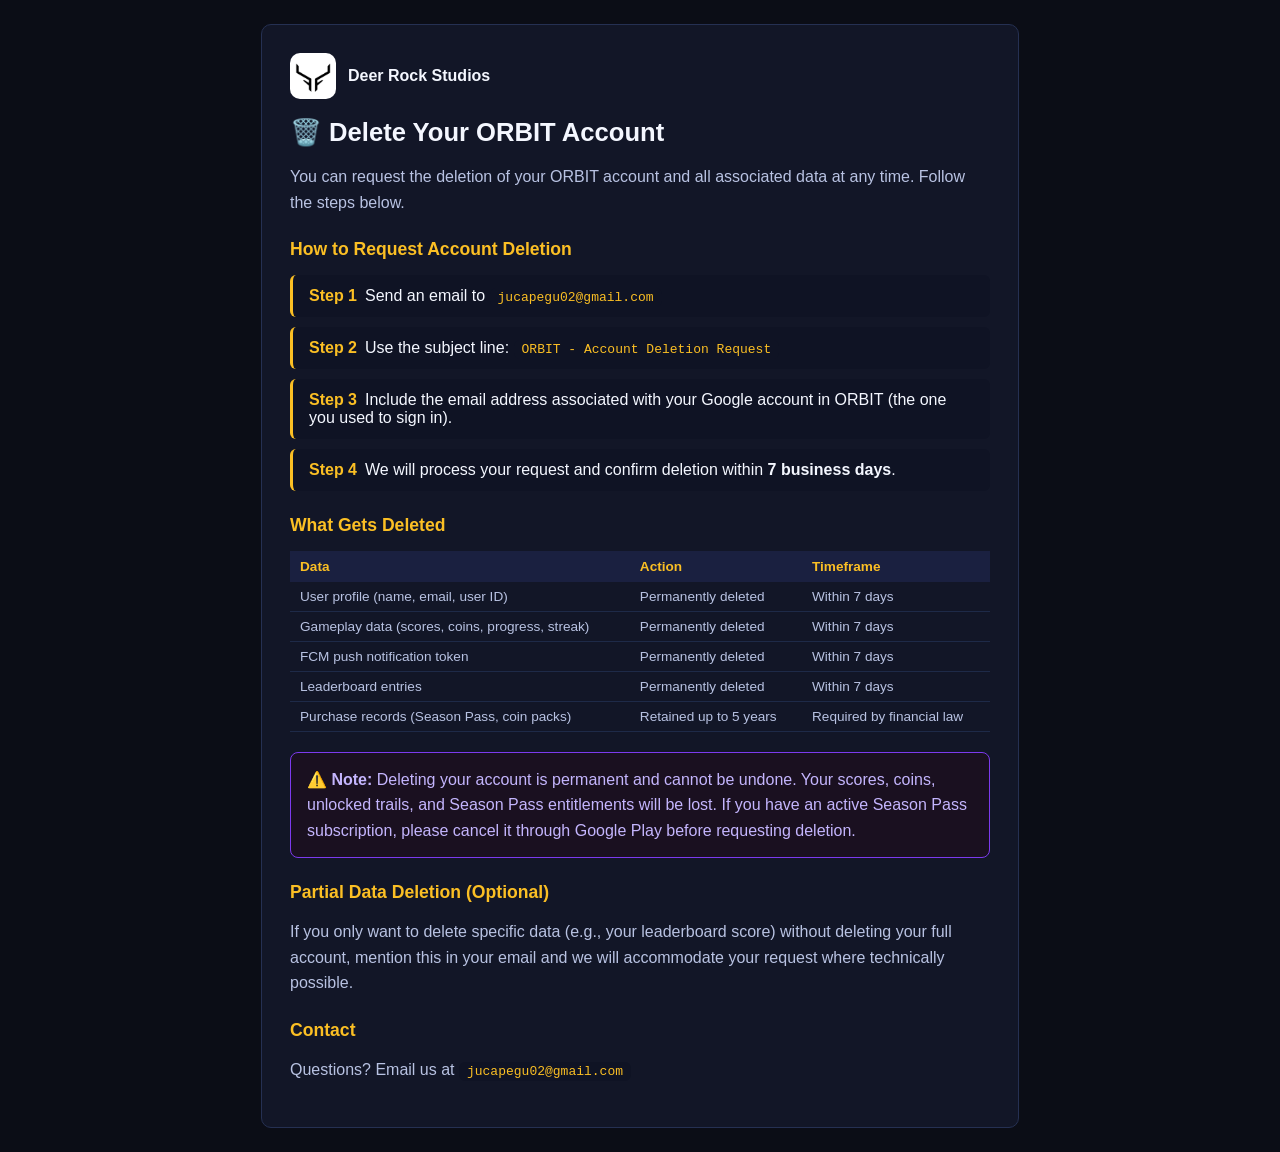
<file: delete-account.html>
<!doctype html>
<html lang="en">
<head>
  <meta charset="UTF-8">
  <meta name="viewport" content="width=device-width, initial-scale=1">
  <title>Delete Account - Deer Rock Studios (ORBIT)</title>
  <style>
    body { margin: 0; font-family: "Segoe UI", Arial, sans-serif; background: #0b0d16; color: #f4f7ff; padding: 24px; }
    main { max-width: 700px; margin: 0 auto; border: 1px solid #253052; background: #121627; border-radius: 10px; padding: 28px; }
    h1 { margin-top: 0; font-size: 1.6em; }
    h2 { color: #fbbf24; margin-top: 24px; font-size: 1.1em; }
    p, li { color: #b8c2e2; line-height: 1.6; }
    code { background: #0f1324; border-radius: 6px; padding: 2px 8px; color: #fbbf24; }
    .brand { display: flex; align-items: center; gap: 12px; margin-bottom: 18px; }
    .brand img { width: 46px; height: 46px; border-radius: 10px; }
    .step { background: #0f1324; border-left: 3px solid #fbbf24; border-radius: 6px; padding: 12px 16px; margin: 10px 0; }
    .step span { color: #fbbf24; font-weight: bold; margin-right: 8px; }
    .warn { background: #1a1020; border: 1px solid #7c3aed; border-radius: 8px; padding: 14px 16px; margin-top: 20px; }
    .warn p { margin: 0; color: #c4b5fd; }
    table { width: 100%; border-collapse: collapse; margin-top: 8px; }
    th { background: #1a2040; color: #fbbf24; text-align: left; padding: 8px 10px; font-size: 0.85em; }
    td { padding: 7px 10px; border-bottom: 1px solid #1e2a48; color: #b8c2e2; font-size: 0.85em; }
  </style>
</head>
<body>
  <main>
    <div class="brand">
      <img src="./deer-rock-logo-512.png" alt="Deer Rock Studios logo">
      <strong>Deer Rock Studios</strong>
    </div>

    <h1>🗑️ Delete Your ORBIT Account</h1>
    <p>You can request the deletion of your ORBIT account and all associated data at any time. Follow the steps below.</p>

    <h2>How to Request Account Deletion</h2>

    <div class="step"><span>Step 1</span>Send an email to <code>jucapegu02@gmail.com</code></div>
    <div class="step"><span>Step 2</span>Use the subject line: <code>ORBIT - Account Deletion Request</code></div>
    <div class="step"><span>Step 3</span>Include the email address associated with your Google account in ORBIT (the one you used to sign in).</div>
    <div class="step"><span>Step 4</span>We will process your request and confirm deletion within <strong>7 business days</strong>.</div>

    <h2>What Gets Deleted</h2>
    <table>
      <tr><th>Data</th><th>Action</th><th>Timeframe</th></tr>
      <tr><td>User profile (name, email, user ID)</td><td>Permanently deleted</td><td>Within 7 days</td></tr>
      <tr><td>Gameplay data (scores, coins, progress, streak)</td><td>Permanently deleted</td><td>Within 7 days</td></tr>
      <tr><td>FCM push notification token</td><td>Permanently deleted</td><td>Within 7 days</td></tr>
      <tr><td>Leaderboard entries</td><td>Permanently deleted</td><td>Within 7 days</td></tr>
      <tr><td>Purchase records (Season Pass, coin packs)</td><td>Retained up to 5 years</td><td>Required by financial law</td></tr>
    </table>

    <div class="warn">
      <p>⚠️ <strong>Note:</strong> Deleting your account is permanent and cannot be undone. Your scores, coins, unlocked trails, and Season Pass entitlements will be lost. If you have an active Season Pass subscription, please cancel it through Google Play before requesting deletion.</p>
    </div>

    <h2>Partial Data Deletion (Optional)</h2>
    <p>If you only want to delete specific data (e.g., your leaderboard score) without deleting your full account, mention this in your email and we will accommodate your request where technically possible.</p>

    <h2>Contact</h2>
    <p>Questions? Email us at <code>jucapegu02@gmail.com</code></p>
  </main>
</body>
</html>
</file>
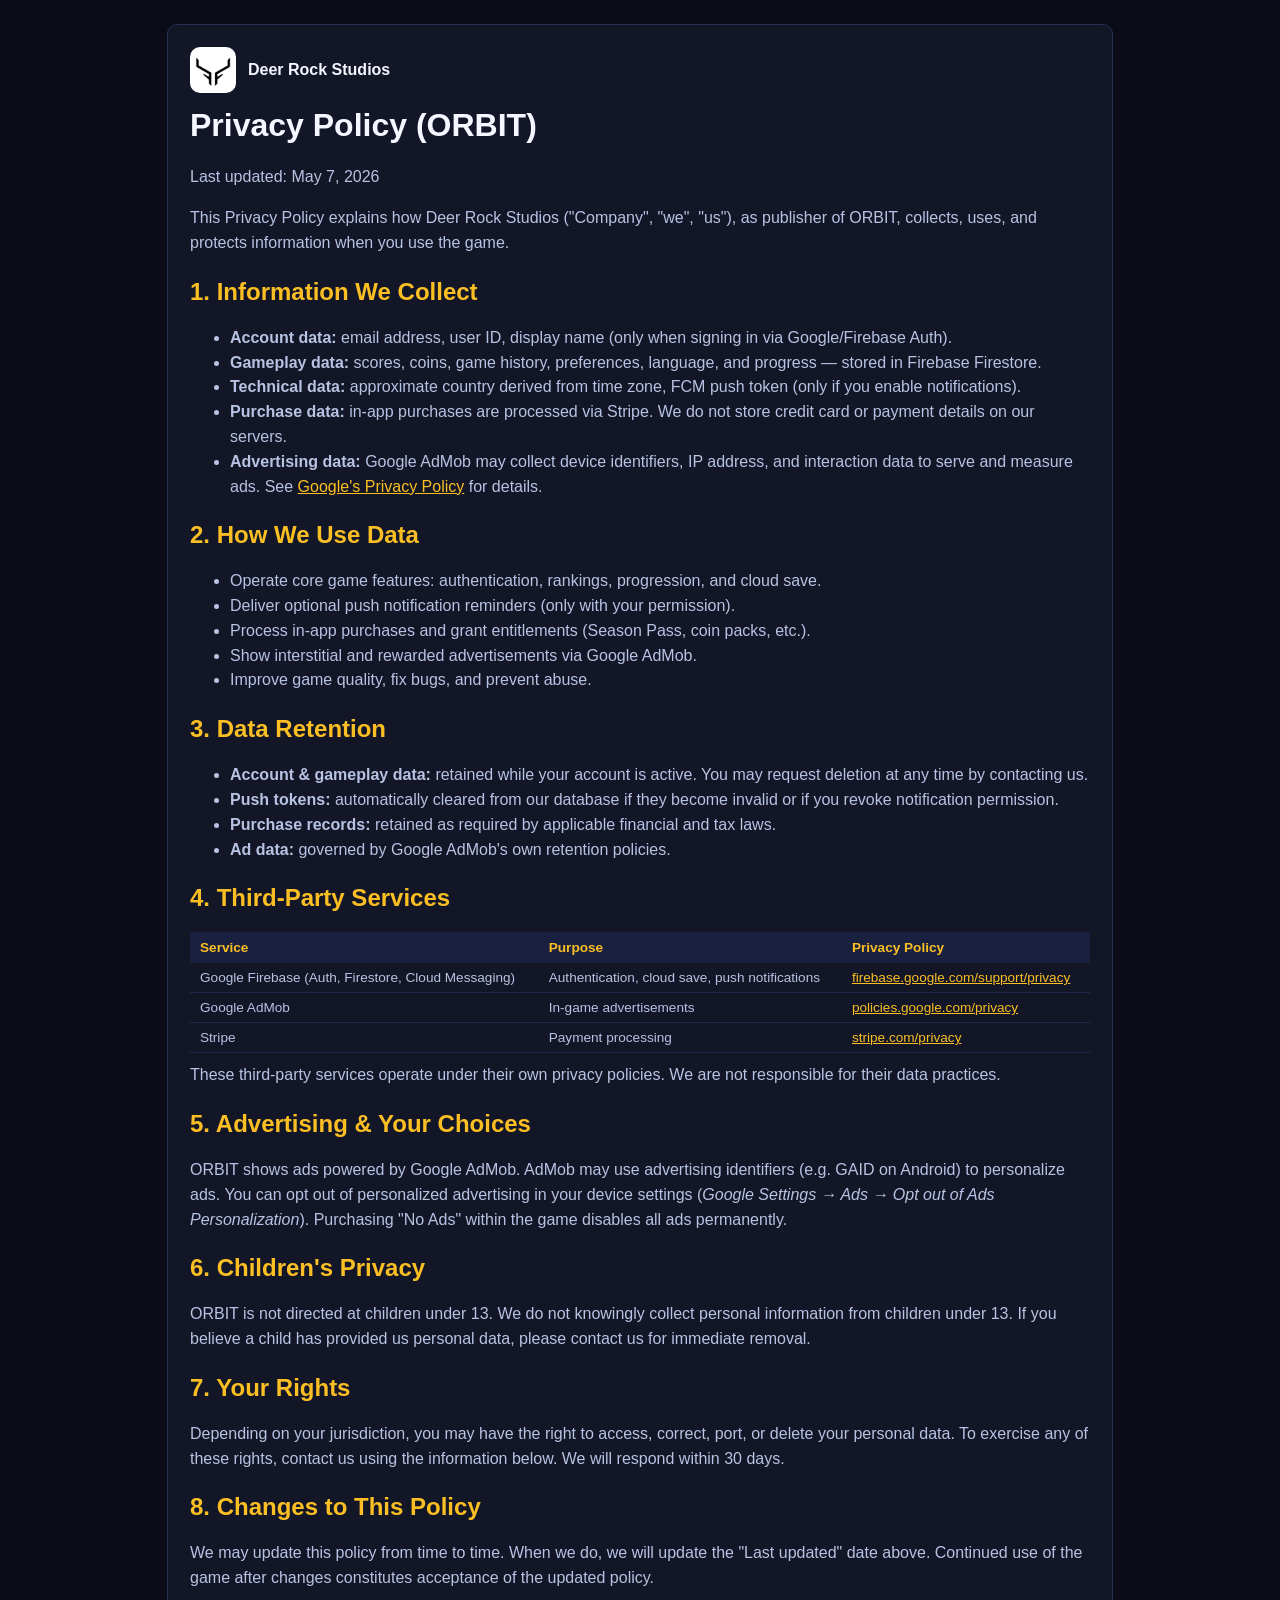
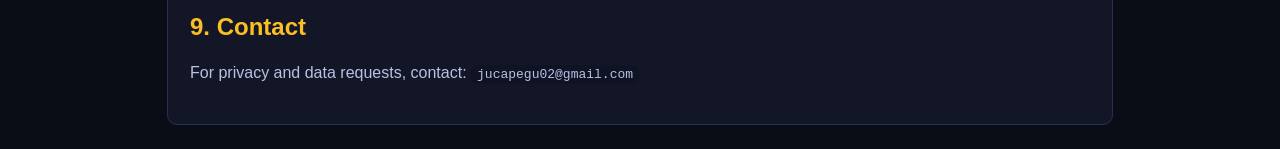
<file: privacy-policy.html>
<!doctype html>
<html lang="en">
<head>
  <meta charset="UTF-8">
  <meta name="viewport" content="width=device-width, initial-scale=1">
  <title>Privacy Policy - Deer Rock Studios (ORBIT)</title>
  <style>
    body { margin: 0; font-family: "Segoe UI", Arial, sans-serif; background: #0b0d16; color: #f4f7ff; padding: 24px; }
    main { max-width: 900px; margin: 0 auto; border: 1px solid #253052; background: #121627; border-radius: 10px; padding: 22px; }
    h1, h2 { margin-top: 0; }
    h2 { margin-top: 22px; color: #fbbf24; }
    p, li { color: #b8c2e2; line-height: 1.55; }
    code { background: #0f1324; border-radius: 6px; padding: 2px 6px; }
    .brand { display: flex; align-items: center; gap: 12px; margin-bottom: 14px; }
    .brand img { width: 46px; height: 46px; border-radius: 10px; }
    table { width: 100%; border-collapse: collapse; margin-top: 8px; }
    th { background: #1a2040; color: #fbbf24; text-align: left; padding: 8px 10px; font-size: 0.85em; }
    td { padding: 7px 10px; border-bottom: 1px solid #1e2a48; color: #b8c2e2; font-size: 0.85em; }
  </style>
</head>
<body>
  <main>
    <div class="brand">
      <img src="./deer-rock-logo-512.png" alt="Deer Rock Studios logo">
      <strong>Deer Rock Studios</strong>
    </div>
    <h1>Privacy Policy (ORBIT)</h1>
    <p>Last updated: May 7, 2026</p>
    <p>This Privacy Policy explains how Deer Rock Studios ("Company", "we", "us"), as publisher of ORBIT, collects, uses, and protects information when you use the game.</p>

    <h2>1. Information We Collect</h2>
    <ul>
      <li><strong>Account data:</strong> email address, user ID, display name (only when signing in via Google/Firebase Auth).</li>
      <li><strong>Gameplay data:</strong> scores, coins, game history, preferences, language, and progress — stored in Firebase Firestore.</li>
      <li><strong>Technical data:</strong> approximate country derived from time zone, FCM push token (only if you enable notifications).</li>
      <li><strong>Purchase data:</strong> in-app purchases are processed via Stripe. We do not store credit card or payment details on our servers.</li>
      <li><strong>Advertising data:</strong> Google AdMob may collect device identifiers, IP address, and interaction data to serve and measure ads. See <a href="https://policies.google.com/privacy" style="color:#fbbf24">Google's Privacy Policy</a> for details.</li>
    </ul>

    <h2>2. How We Use Data</h2>
    <ul>
      <li>Operate core game features: authentication, rankings, progression, and cloud save.</li>
      <li>Deliver optional push notification reminders (only with your permission).</li>
      <li>Process in-app purchases and grant entitlements (Season Pass, coin packs, etc.).</li>
      <li>Show interstitial and rewarded advertisements via Google AdMob.</li>
      <li>Improve game quality, fix bugs, and prevent abuse.</li>
    </ul>

    <h2>3. Data Retention</h2>
    <ul>
      <li><strong>Account & gameplay data:</strong> retained while your account is active. You may request deletion at any time by contacting us.</li>
      <li><strong>Push tokens:</strong> automatically cleared from our database if they become invalid or if you revoke notification permission.</li>
      <li><strong>Purchase records:</strong> retained as required by applicable financial and tax laws.</li>
      <li><strong>Ad data:</strong> governed by Google AdMob's own retention policies.</li>
    </ul>

    <h2>4. Third-Party Services</h2>
    <table>
      <tr><th>Service</th><th>Purpose</th><th>Privacy Policy</th></tr>
      <tr><td>Google Firebase (Auth, Firestore, Cloud Messaging)</td><td>Authentication, cloud save, push notifications</td><td><a href="https://firebase.google.com/support/privacy" style="color:#fbbf24">firebase.google.com/support/privacy</a></td></tr>
      <tr><td>Google AdMob</td><td>In-game advertisements</td><td><a href="https://policies.google.com/privacy" style="color:#fbbf24">policies.google.com/privacy</a></td></tr>
      <tr><td>Stripe</td><td>Payment processing</td><td><a href="https://stripe.com/privacy" style="color:#fbbf24">stripe.com/privacy</a></td></tr>
    </table>
    <p style="margin-top:10px">These third-party services operate under their own privacy policies. We are not responsible for their data practices.</p>

    <h2>5. Advertising &amp; Your Choices</h2>
    <p>ORBIT shows ads powered by Google AdMob. AdMob may use advertising identifiers (e.g. GAID on Android) to personalize ads. You can opt out of personalized advertising in your device settings (<em>Google Settings → Ads → Opt out of Ads Personalization</em>). Purchasing "No Ads" within the game disables all ads permanently.</p>

    <h2>6. Children's Privacy</h2>
    <p>ORBIT is not directed at children under 13. We do not knowingly collect personal information from children under 13. If you believe a child has provided us personal data, please contact us for immediate removal.</p>

    <h2>7. Your Rights</h2>
    <p>Depending on your jurisdiction, you may have the right to access, correct, port, or delete your personal data. To exercise any of these rights, contact us using the information below. We will respond within 30 days.</p>

    <h2>8. Changes to This Policy</h2>
    <p>We may update this policy from time to time. When we do, we will update the "Last updated" date above. Continued use of the game after changes constitutes acceptance of the updated policy.</p>

    <h2>9. Contact</h2>
    <p>For privacy and data requests, contact: <code>jucapegu02@gmail.com</code></p>
  </main>
</body>
</html>
</file>
